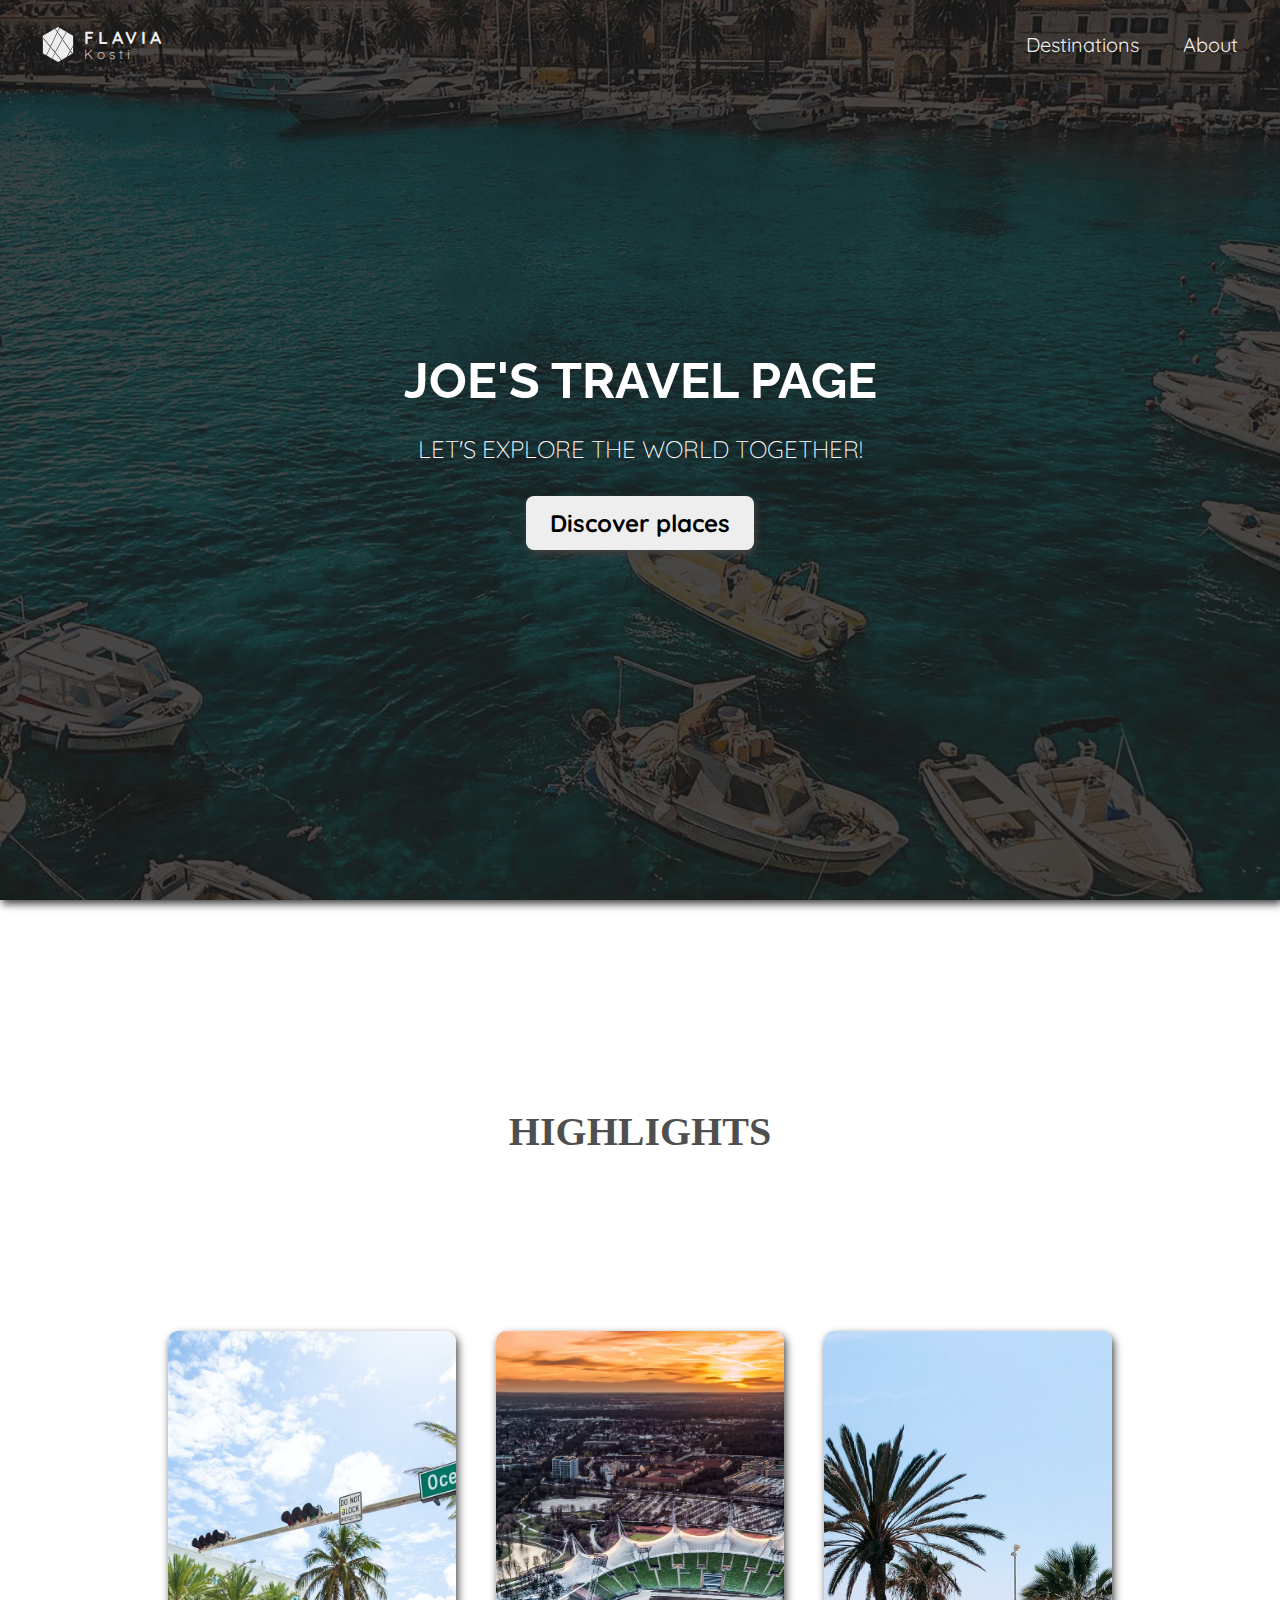
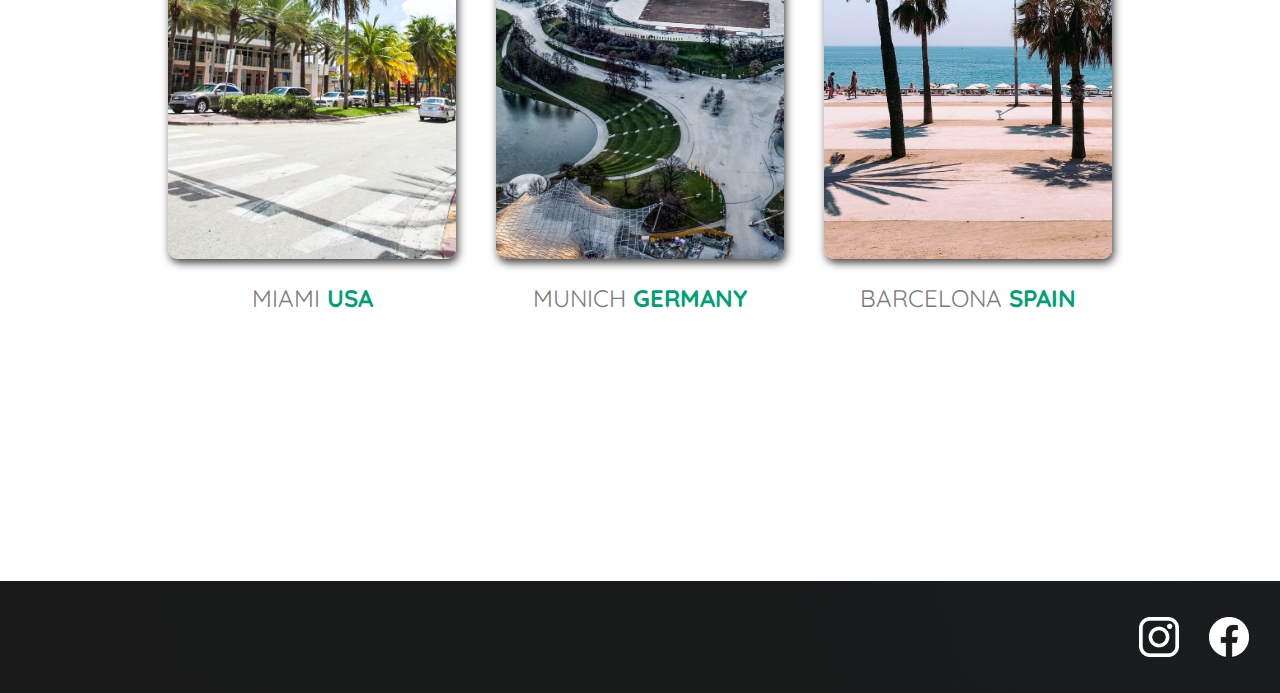
<file: index.html>
<!DOCTYPE html>
<html lang="en">

<head>
  <meta charset="UTF-8" />
  <link
    href="https://fonts.googleapis.com/css2?family=Raleway:wght@700&family=Oleo+Script:wght@700&family=Quicksand:wght@300;500&display=swap"
    rel="stylesheet" />
  <link rel="stylesheet" href="shared.css" />
  <link rel="stylesheet" href="styles.css" />
  <title>Travel Goals</title>
</head>

<body>
  <header>
    <a class="logo" href="https://all-projects-portfolio.web.app/" target="_blank">
      <img class="logo-img" src="./images/logo.svg" />
      <div class="logo-txt">
        <h1>FLAVIA</h1>
        <span>Kosti</span>
      </div>
    </a>
    <nav>
      <ul>
        <li><a href="./places.html">Destinations</a></li>
        <li><a href="">About</a></li>
      </ul>
    </nav>
  </header>
  <main>
    <section id="hero">
      <div id="hero-content">
        <div class="cover-content">
          <h1>Joe's Travel Page</h1>
          <p>Let's explore the world together!</p>
          <a href="./places.html">Discover places</a>
        </div>
      </div>
    </section>
    <section id="highlights">
      <h2>Highlights</h2>
      <ul id="destinations">
        <li class="destination">
          <img src="images/places/miami.jpg" alt="Miami streets on sunny day" />
          <p>Miami <strong>USA</strong></p>
        </li>
        <li class="destination">
          <img src="images/places/munich.jpg" alt="Munich stadium in winter" />
          <p>Munich <strong>Germany</strong></p>
        </li>
        <li class="destination">
          <img src="images/places/barcelona.jpg" alt="Palm beach in Barcelona" />
          <p>Barcelona <strong>Spain</strong></p>
        </li>
      </ul>
    </section>
  </main>
  <footer>
    <ul>
      <li>
        <a href="https://www.instagram.com">
          <img src="images/icons/insta.png" alt="Instagram logo" /></a>
      </li>
      <li>
        <a href="https://www.facebook.com">
          <img src="images/icons/facebook.png" alt="Facebook logo" /></a>
      </li>
    </ul>
  </footer>
</body>

</html>
</file>
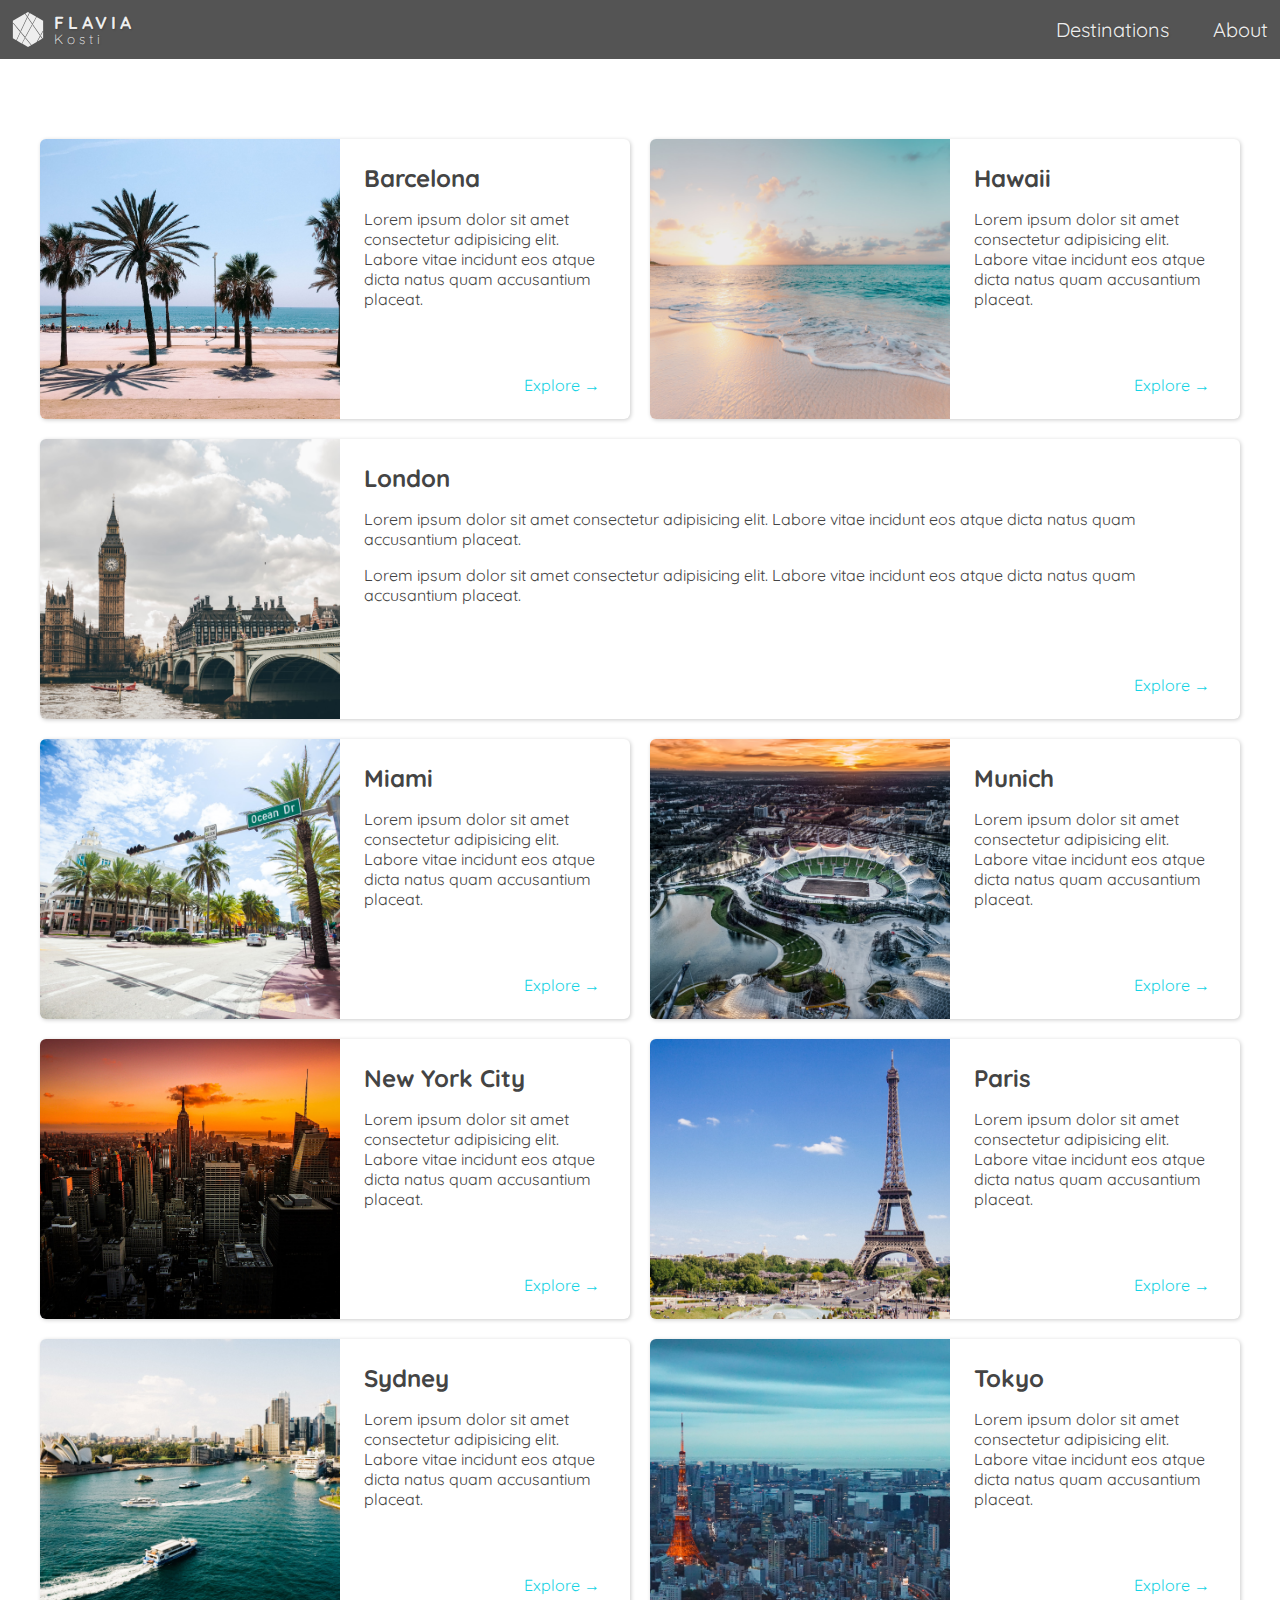
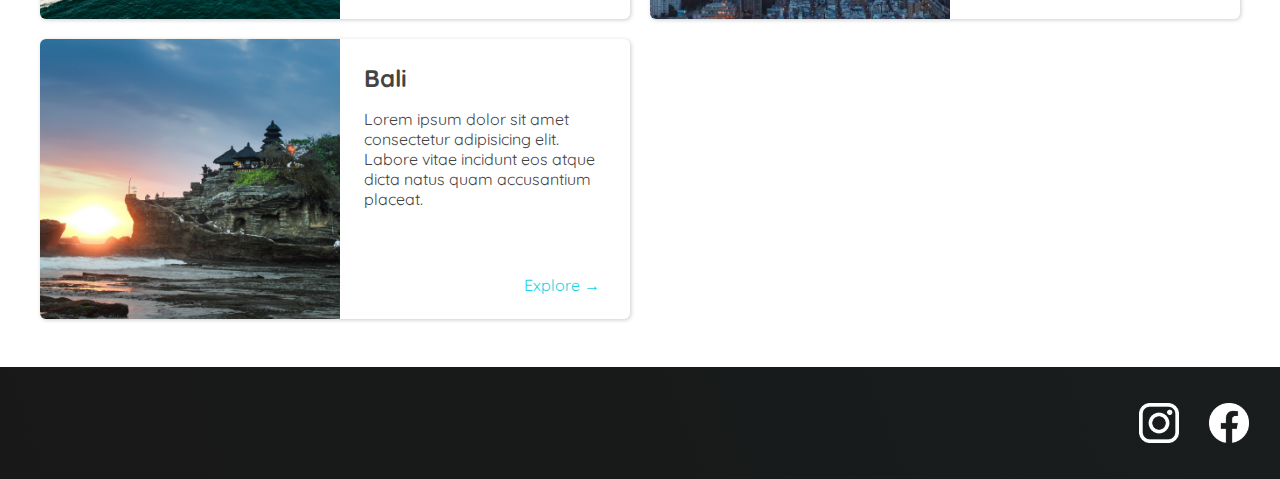
<file: places.html>
<!DOCTYPE html>
<html lang="en">

<head>
  <meta charset="UTF-8" />
  <link
    href="https://fonts.googleapis.com/css2?family=Raleway:wght@700&family=Oleo+Script:wght@700&family=Quicksand:wght@300;500&display=swap"
    rel="stylesheet" />
  <link rel="stylesheet" href="shared.css" />
  <link rel="stylesheet" href="places.css" />
  <title>Travel Goals</title>
</head>

<body>
  <header>
    <a class="logo" href="https://all-projects-portfolio.web.app/" target="_blank">
      <img class="logo-img" src="./images/logo.svg" />
      <div class="logo-txt">
        <h1>FLAVIA</h1>
        <span>Kosti</span>
      </div>
    </a>
    <nav>
      <ul>
        <li><a href="./places.html">Destinations</a></li>
        <li><a href="./index.html">About</a></li>
      </ul>
    </nav>
  </header>
  <main>
    <ul>
      <li>
        <img src="images/places/barcelona.jpg" alt="City of Barcelona" />
        <div class="item-content">
          <div>
            <h2>Barcelona</h2>
            <p>
              Lorem ipsum dolor sit amet consectetur adipisicing elit. Labore
              vitae incidunt eos atque dicta natus quam accusantium placeat.
            </p>
          </div>
          <div class="actions">
            <a href="https://en.wikipedia.org/wiki/Barcelona">Explore &#x2192</a>
          </div>
        </div>
      </li>
      <li>
        <img src="images/places/hawaii.jpg" alt="Hawaii beach" />
        <div class="item-content">
          <div>
            <h2>Hawaii</h2>
            <p>
              Lorem ipsum dolor sit amet consectetur adipisicing elit. Labore
              vitae incidunt eos atque dicta natus quam accusantium placeat.
            </p>
          </div>
          <div class="actions">
            <a href="https://en.wikipedia.org/wiki/Hawaii">Explore &#x2192</a>
          </div>
        </div>
      </li>
      <li>
        <img src="images/places/london.jpg" alt="London city" />
        <div class="item-content">
          <div>
            <h2>London</h2>
            <p>
              Lorem ipsum dolor sit amet consectetur adipisicing elit. Labore
              vitae incidunt eos atque dicta natus quam accusantium placeat.
            </p>
            <p>
              Lorem ipsum dolor sit amet consectetur adipisicing elit. Labore
              vitae incidunt eos atque dicta natus quam accusantium placeat.
            </p>
          </div>
          <div class="actions">
            <a href="https://en.wikipedia.org/wiki/London">Explore &#x2192</a>
          </div>
        </div>
      </li>
      <li>
        <img src="images/places/miami.jpg" alt="Miami streets" />
        <div class="item-content">
          <div>
            <h2>Miami</h2>
            <p>
              Lorem ipsum dolor sit amet consectetur adipisicing elit. Labore
              vitae incidunt eos atque dicta natus quam accusantium placeat.
            </p>
          </div>
          <div class="actions">
            <a href="https://en.wikipedia.org/wiki/Miami">Explore &#x2192</a>
          </div>
        </div>
      </li>
      <li>
        <img src="images/places/munich.jpg" alt="Munich football stadium" />
        <div class="item-content">
          <div>
            <h2>Munich</h2>
            <p>
              Lorem ipsum dolor sit amet consectetur adipisicing elit. Labore
              vitae incidunt eos atque dicta natus quam accusantium placeat.
            </p>
          </div>
          <div class="actions">
            <a href="https://en.wikipedia.org/wiki/Munich">Explore &#x2192</a>
          </div>
        </div>
      </li>
      <li>
        <img src="images/places/new-york-city.jpg" alt="New York City skyline" />
        <div class="item-content">
          <div>
            <h2>New York City</h2>
            <p>
              Lorem ipsum dolor sit amet consectetur adipisicing elit. Labore
              vitae incidunt eos atque dicta natus quam accusantium placeat.
            </p>
          </div>
          <div class="actions">
            <a href="https://en.wikipedia.org/wiki/New_York_City">Explore &#x2192</a>
          </div>
        </div>
      </li>
      <li>
        <img src="images/places/paris.jpg" alt="Paris city" />
        <div class="item-content">
          <div>
            <h2>Paris</h2>
            <p>
              Lorem ipsum dolor sit amet consectetur adipisicing elit. Labore
              vitae incidunt eos atque dicta natus quam accusantium placeat.
            </p>
          </div>
          <div class="actions">
            <a href="https://en.wikipedia.org/wiki/Paris">Explore &#x2192</a>
          </div>
        </div>
      </li>
      <li>
        <img src="images/places/sydney.jpg" alt="Sydney beach" />
        <div class="item-content">
          <div>
            <h2>Sydney</h2>
            <p>
              Lorem ipsum dolor sit amet consectetur adipisicing elit. Labore
              vitae incidunt eos atque dicta natus quam accusantium placeat.
            </p>
          </div>
          <div class="actions">
            <a href="https://en.wikipedia.org/wiki/Sydney">Explore &#x2192</a>
          </div>
        </div>
      </li>
      <li>
        <img src="images/places/tokyo.jpg" alt="Tokyo skyline" />
        <div class="item-content">
          <div>
            <h2>Tokyo</h2>
            <p>
              Lorem ipsum dolor sit amet consectetur adipisicing elit. Labore
              vitae incidunt eos atque dicta natus quam accusantium placeat.
            </p>
          </div>
          <div class="actions">
            <a href="https://en.wikipedia.org/wiki/Tokyo">Explore &#x2192</a>
          </div>
        </div>
      </li>
      <li>
        <img src="images/places/bali.jpg" alt="Bali beach" />
        <div class="item-content">
          <div>
            <h2>Bali</h2>
            <p>
              Lorem ipsum dolor sit amet consectetur adipisicing elit. Labore
              vitae incidunt eos atque dicta natus quam accusantium placeat.
            </p>
          </div>
          <div class="actions">
            <a href="https://en.wikipedia.org/wiki/Bali">Explore &#x2192</a>
          </div>
        </div>
      </li>
    </ul>
  </main>
  <footer>
    <ul>
      <li>
        <a href="https://www.instagram.com">
          <img src="images/icons/insta.png" alt="Instagram logo" /></a>
      </li>
      <li>
        <a href="https://www.facebook.com">
          <img src="images/icons/facebook.png" alt="Facebook logo" /></a>
      </li>
    </ul>
  </footer>
</body>

</html>
</file>
<file: shared.css>
body {
  font-family: "Quicksand", sans-serif;
  margin: 0;
}

ul {
  list-style: none;
  margin: 0;
  padding: 0;
}

header {
  display: flex;
  justify-content: space-between;
  align-items: center;
  padding: 15px 30px;
  position: absolute;
  width: 100%;
  top: 0;
  left: 0;
  box-sizing: border-box;
}

header ul {
  display: flex;
}

header li {
  margin-left: 20px;
}

header a {
  color: #eee;
  text-decoration: none;
  font-size: 20px;
  padding: 12px;
  text-shadow: 1px 1px 2px rgba(0, 0, 0, 0.2);
  border-radius: 6px;
}

header nav {
  z-index: 2;
}

header nav a:hover {
  color: rgb(77, 77, 77);
  background-color: #eee;
}

footer {
  background: linear-gradient(70deg, rgb(24, 24, 24), rgb(25, 29, 29));
  padding: 36px 0;
}

footer ul {
  display: flex;
  justify-content: flex-end;
  padding-right: 1rem;
}

footer li {
  width: 40px;
  height: 40px;
  margin: 0 15px;
}

footer img {
  width: 100%;
  height: 100%;
}

.logo:hover {
  text-decoration: none;
}

.logo {
  text-decoration: none;
  width: 10rem;
  display: flex;
  text-decoration: none;
  z-index: 2;
}

.logo > img {
  height: 35px;
}

.logo-txt {
  padding-left: 7px;
  display: flex;
  flex-direction: column;
  color: #eee;
  align-items: flex-start;
}

.logo-img {
  width: 2rem;
  margin-right: 3px;
}

.logo-txt h1,
.logo-txt span {
  margin: 0;
  padding: 0;
  line-height: 1;
  letter-spacing: 4px;
}

.logo-txt h1 {
  font-weight: bolder;
  font-size: 1.1rem;
  margin-top: 2px;
  color: #eee;
}

.logo-txt span {
  font-weight: lighter;
  font-size: 0.85rem;
}
::-webkit-scrollbar {
  height: 9px;
  width: 9px;
}

::-webkit-scrollbar-thumb {
  background: #bdbdbd;
  width: 9px;
}

::-webkit-scrollbar-track {
  background: transparent;
  width: 9px;
}

::-webkit-scrollbar-corner {
  background: transparent;
}
</file>
<file: styles.css>
#hero {
  height: 100vh;
  background-image: url("images/places/cover.jpg");
  background-position: center;
  background-size: cover;
}

#hero-content {
  width: 100%;
  height: 100vh;
  background-color: #1b1a1acc;
  box-shadow: 2px 4px 8px rgb(68, 67, 67);
  text-align: center;
  margin: 0 auto;
  position: relative;
}

#hero-content h1 {
  color: white;
  text-transform: uppercase;
  font-size: 50px;
  font-family: "Raleway", sans-serif;
  margin: 0;
}

#hero-content p {
  color: white;
  text-transform: uppercase;
  font-size: 24px;
  font-weight: 300;
  margin-bottom: 32px;
}

#hero-content a {
  text-decoration: none;
  background-color: #eee;
  padding: 12px 24px;
  color: black;
  font-size: 24px;
  font-weight: bold;
  border-radius: 8px;
  box-shadow: 2px 4px 8px rgb(68, 67, 67);
}

#hero-content a:hover {
  background-color: rgb(255, 238, 0);
}

#highlights {
  padding: 13rem 0;
}

#highlights h2 {
  text-transform: uppercase;
  text-align: center;
  font-size: 40px;
  color: #4f4f4f;
  margin: 0 0 11rem;
  font-family: auto;
}

#destinations {
  display: flex;
  justify-content: center;
  width: 90%;
  margin: auto;
  margin-bottom: 40px;
}

.destination {
  margin: 0 20px;
  text-transform: uppercase;
  width: 25%;
}

.destination p {
  text-align: center;
  font-size: 24px;
  color: rgb(124, 123, 123);
  margin: 20px 0;
}

.destination img {
  height: 33rem;
  width: 100%;
  box-shadow: 2px 4px 8px rgb(68, 67, 67);
  border-radius: 10px;
  object-fit: cover;
}

.destination strong {
  color: rgb(0, 160, 117);
}

.cover-content {
  display: flex;
  flex-direction: column;
  /* width: 20%; */
  height: 100%;
  justify-content: center;
  align-items: center;
}
</file>
<file: places.css>
body {
  color: rgb(68, 68, 68);
}

header {
  background: #000000ab;
  padding: 0;
  position: static;
  margin-bottom: 5rem;
}

header a {
  color: #eee;
}

header nav a:hover {
  background-color: #eee;
  color: rgb(59, 59, 59);
}

main ul {
  width: 1200px;
  margin: 0 auto 48px auto;
  display: grid;
  grid-template-columns: 1fr 1fr;
  gap: 20px 20px;
}

li:nth-of-type(3) {
  grid-column: 1 / span 2;
}

main li {
  display: flex;
  background-color: white;
  box-shadow: 1px 1px 4px rgba(0, 0, 0, 0.2);
  border-radius: 6px;
  overflow: hidden;
}

main li img {
  width: 300px;
  height: 280px;
  object-fit: cover;
}

.item-content {
  padding: 24px;
  display: flex;
  flex-direction: column;
  justify-content: space-between;
}

.item-content h2 {
  margin: 0;
}

.actions {
  text-align: right;
}

.actions a {
  text-decoration: none;
  padding: 6px;
  color: rgb(22, 211, 228);
  border-radius: 5px;
}

.actions a:hover {
  background-color: rgb(235, 253, 255);
}
</file>
